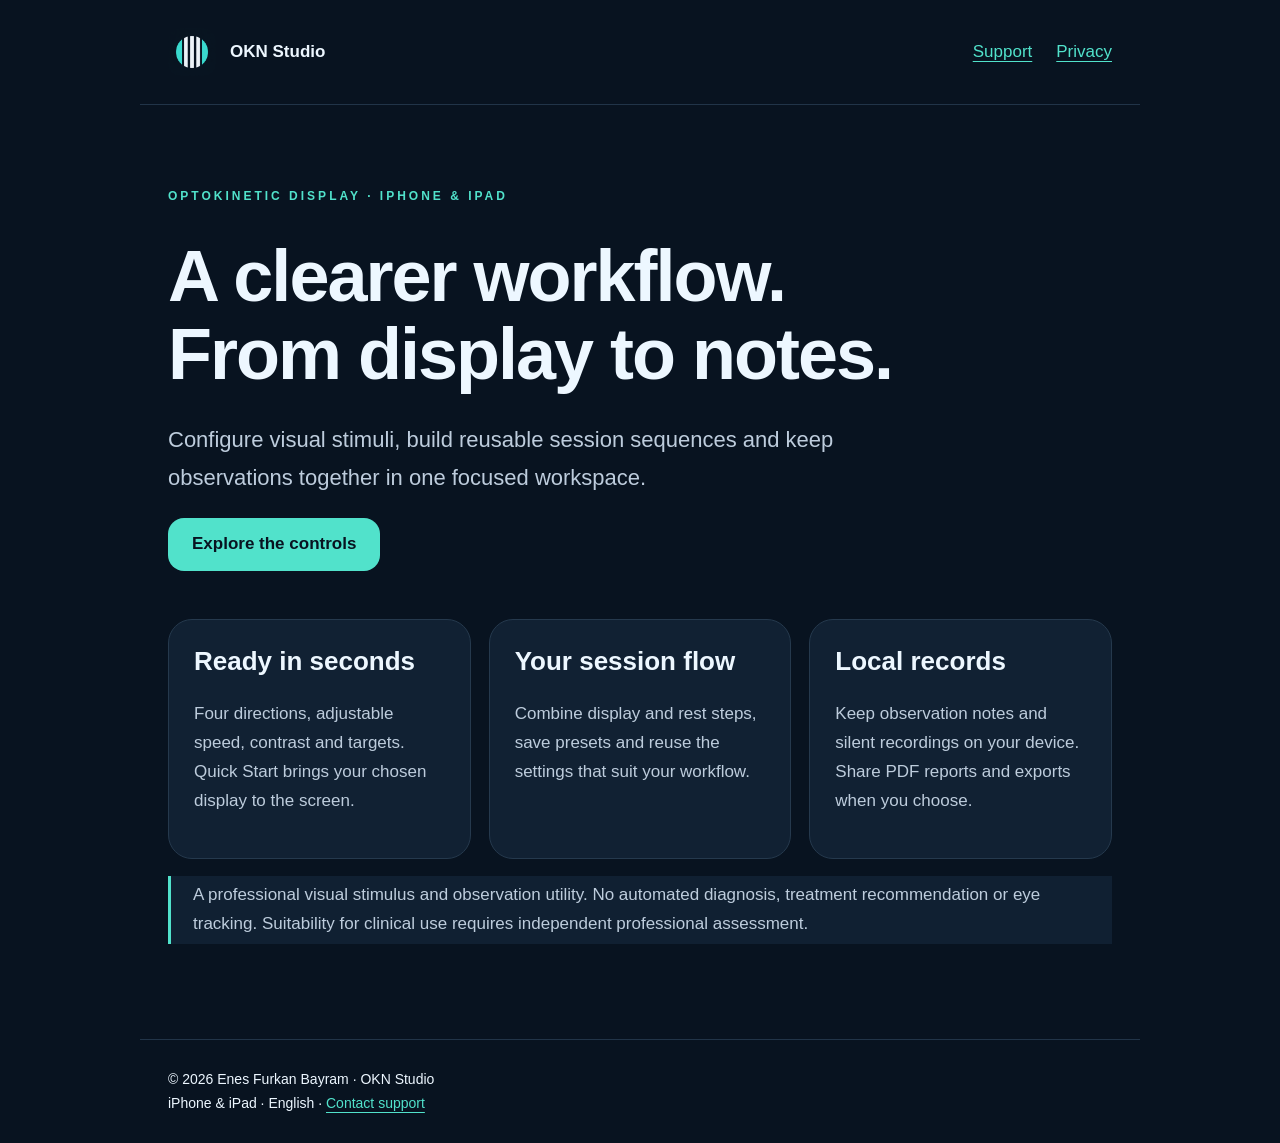
<file: index.html>
<!doctype html><html lang="en"><meta charset="utf-8"><meta name="viewport" content="width=device-width, initial-scale=1"><title>Visual stimulus tools | OKN Studio</title><meta name="description" content="OKN Studio optokinetic visual stimulus tools for iPhone and iPad. Official support and privacy information."><link rel="icon" href="icon.png"><link rel="stylesheet" href="style.css"><header><a class="brand" href="index.html"><img src="icon.png" alt="">OKN Studio</a><nav><a href="support.html">Support</a><a href="privacy-policy.html">Privacy</a></nav></header><main><section class="hero"><span class="eyebrow">Optokinetic display · iPhone &amp; iPad</span><h1>A clearer workflow.<br>From display to notes.</h1><p>Configure visual stimuli, build reusable session sequences and keep observations together in one focused workspace.</p><a class="button" href="support.html">Explore the controls</a></section><div class="cards"><section class="card"><h2>Ready in seconds</h2><p>Four directions, adjustable speed, contrast and targets. Quick Start brings your chosen display to the screen.</p></section><section class="card"><h2>Your session flow</h2><p>Combine display and rest steps, save presets and reuse the settings that suit your workflow.</p></section><section class="card"><h2>Local records</h2><p>Keep observation notes and silent recordings on your device. Share PDF reports and exports when you choose.</p></section></div><p class="note">A professional visual stimulus and observation utility. No automated diagnosis, treatment recommendation or eye tracking. Suitability for clinical use requires independent professional assessment.</p></main><footer>© 2026 Enes Furkan Bayram · OKN Studio<br>iPhone &amp; iPad · English · <a href="mailto:enfurbay@gmail.com">Contact support</a></footer></html>
</file>
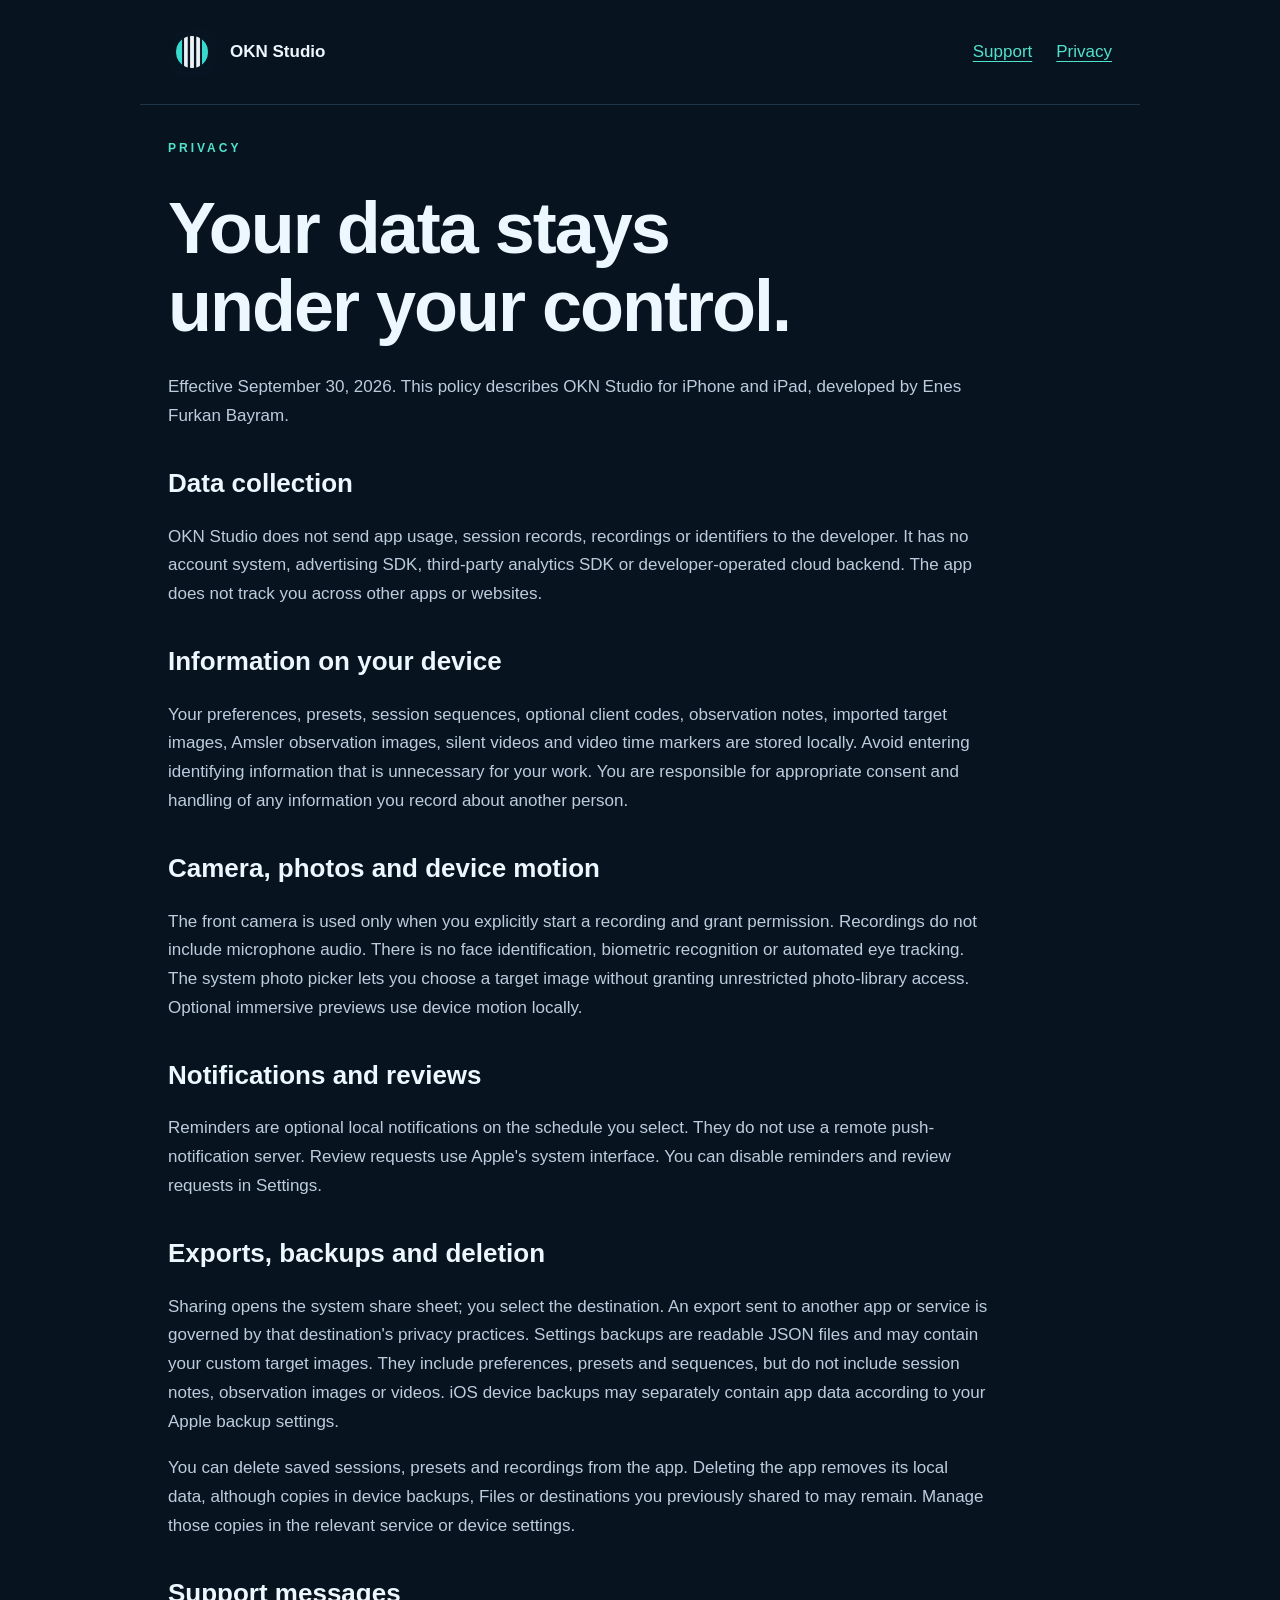
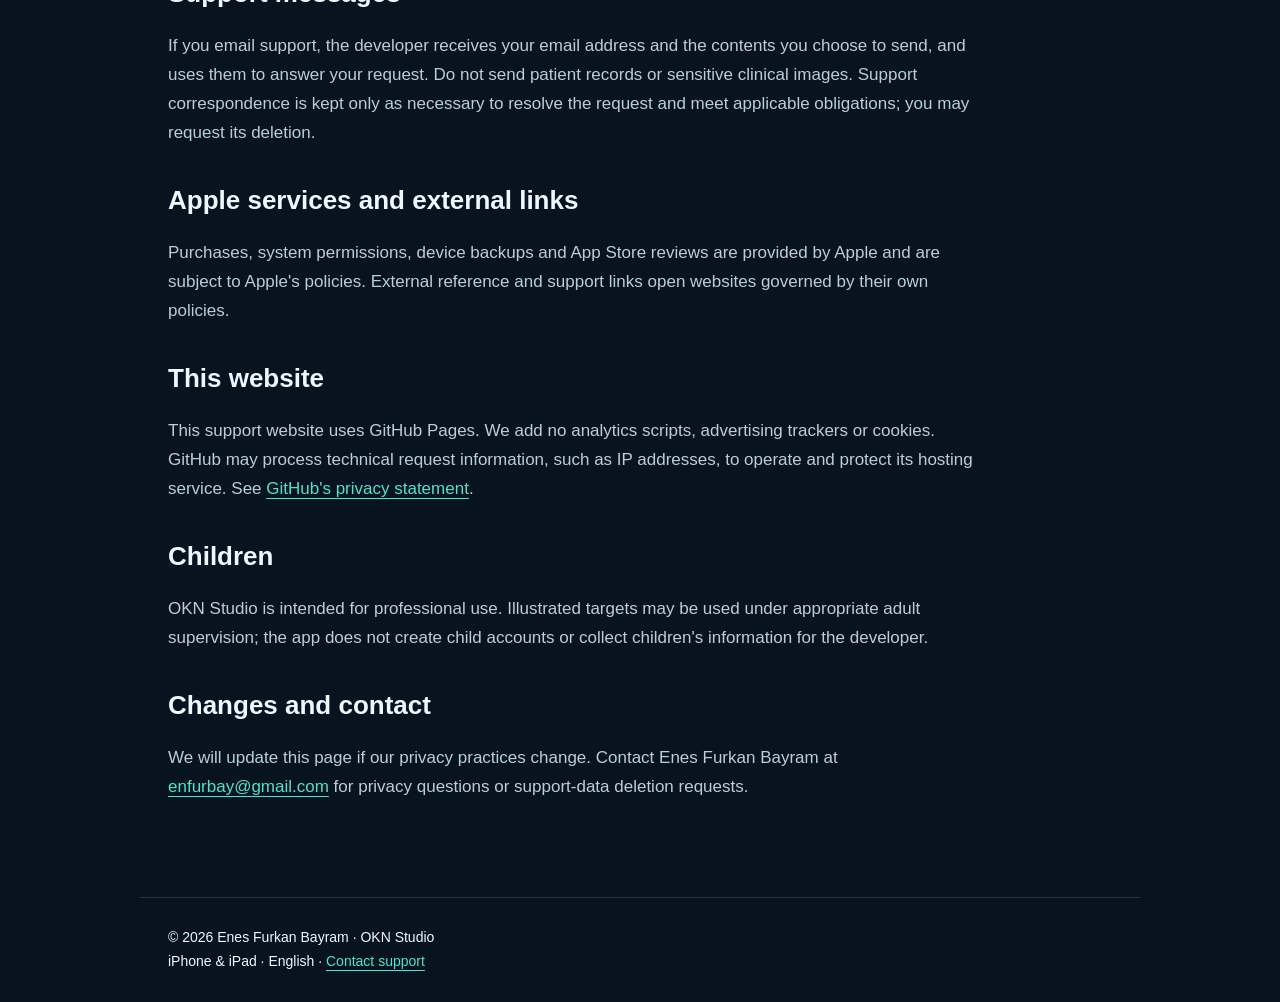
<file: privacy-policy.html>
<!doctype html><html lang="en"><meta charset="utf-8"><meta name="viewport" content="width=device-width, initial-scale=1"><title>Privacy policy | OKN Studio</title><meta name="description" content="OKN Studio optokinetic visual stimulus tools for iPhone and iPad. Official support and privacy information."><link rel="icon" href="icon.png"><link rel="stylesheet" href="style.css"><header><a class="brand" href="index.html"><img src="icon.png" alt="">OKN Studio</a><nav><a href="support.html">Support</a><a href="privacy-policy.html">Privacy</a></nav></header><main><article class="document"><span class="eyebrow">Privacy</span><h1>Your data stays<br>under your control.</h1><p>Effective September 30, 2026. This policy describes OKN Studio for iPhone and iPad, developed by Enes Furkan Bayram.</p><h2>Data collection</h2><p>OKN Studio does not send app usage, session records, recordings or identifiers to the developer. It has no account system, advertising SDK, third-party analytics SDK or developer-operated cloud backend. The app does not track you across other apps or websites.</p><h2>Information on your device</h2><p>Your preferences, presets, session sequences, optional client codes, observation notes, imported target images, Amsler observation images, silent videos and video time markers are stored locally. Avoid entering identifying information that is unnecessary for your work. You are responsible for appropriate consent and handling of any information you record about another person.</p><h2>Camera, photos and device motion</h2><p>The front camera is used only when you explicitly start a recording and grant permission. Recordings do not include microphone audio. There is no face identification, biometric recognition or automated eye tracking. The system photo picker lets you choose a target image without granting unrestricted photo-library access. Optional immersive previews use device motion locally.</p><h2>Notifications and reviews</h2><p>Reminders are optional local notifications on the schedule you select. They do not use a remote push-notification server. Review requests use Apple's system interface. You can disable reminders and review requests in Settings.</p><h2>Exports, backups and deletion</h2><p>Sharing opens the system share sheet; you select the destination. An export sent to another app or service is governed by that destination's privacy practices. Settings backups are readable JSON files and may contain your custom target images. They include preferences, presets and sequences, but do not include session notes, observation images or videos. iOS device backups may separately contain app data according to your Apple backup settings.</p><p>You can delete saved sessions, presets and recordings from the app. Deleting the app removes its local data, although copies in device backups, Files or destinations you previously shared to may remain. Manage those copies in the relevant service or device settings.</p><h2>Support messages</h2><p>If you email support, the developer receives your email address and the contents you choose to send, and uses them to answer your request. Do not send patient records or sensitive clinical images. Support correspondence is kept only as necessary to resolve the request and meet applicable obligations; you may request its deletion.</p><h2>Apple services and external links</h2><p>Purchases, system permissions, device backups and App Store reviews are provided by Apple and are subject to Apple's policies. External reference and support links open websites governed by their own policies.</p><h2>This website</h2><p>This support website uses GitHub Pages. We add no analytics scripts, advertising trackers or cookies. GitHub may process technical request information, such as IP addresses, to operate and protect its hosting service. See <a href="https://docs.github.com/en/site-policy/privacy-policies/github-general-privacy-statement">GitHub's privacy statement</a>.</p><h2>Children</h2><p>OKN Studio is intended for professional use. Illustrated targets may be used under appropriate adult supervision; the app does not create child accounts or collect children's information for the developer.</p><h2>Changes and contact</h2><p>We will update this page if our privacy practices change. Contact Enes Furkan Bayram at <a href="mailto:enfurbay@gmail.com?subject=OKN%20Studio%20privacy">enfurbay@gmail.com</a> for privacy questions or support-data deletion requests.</p></article></main><footer>© 2026 Enes Furkan Bayram · OKN Studio<br>iPhone &amp; iPad · English · <a href="mailto:enfurbay@gmail.com">Contact support</a></footer></html>
</file>
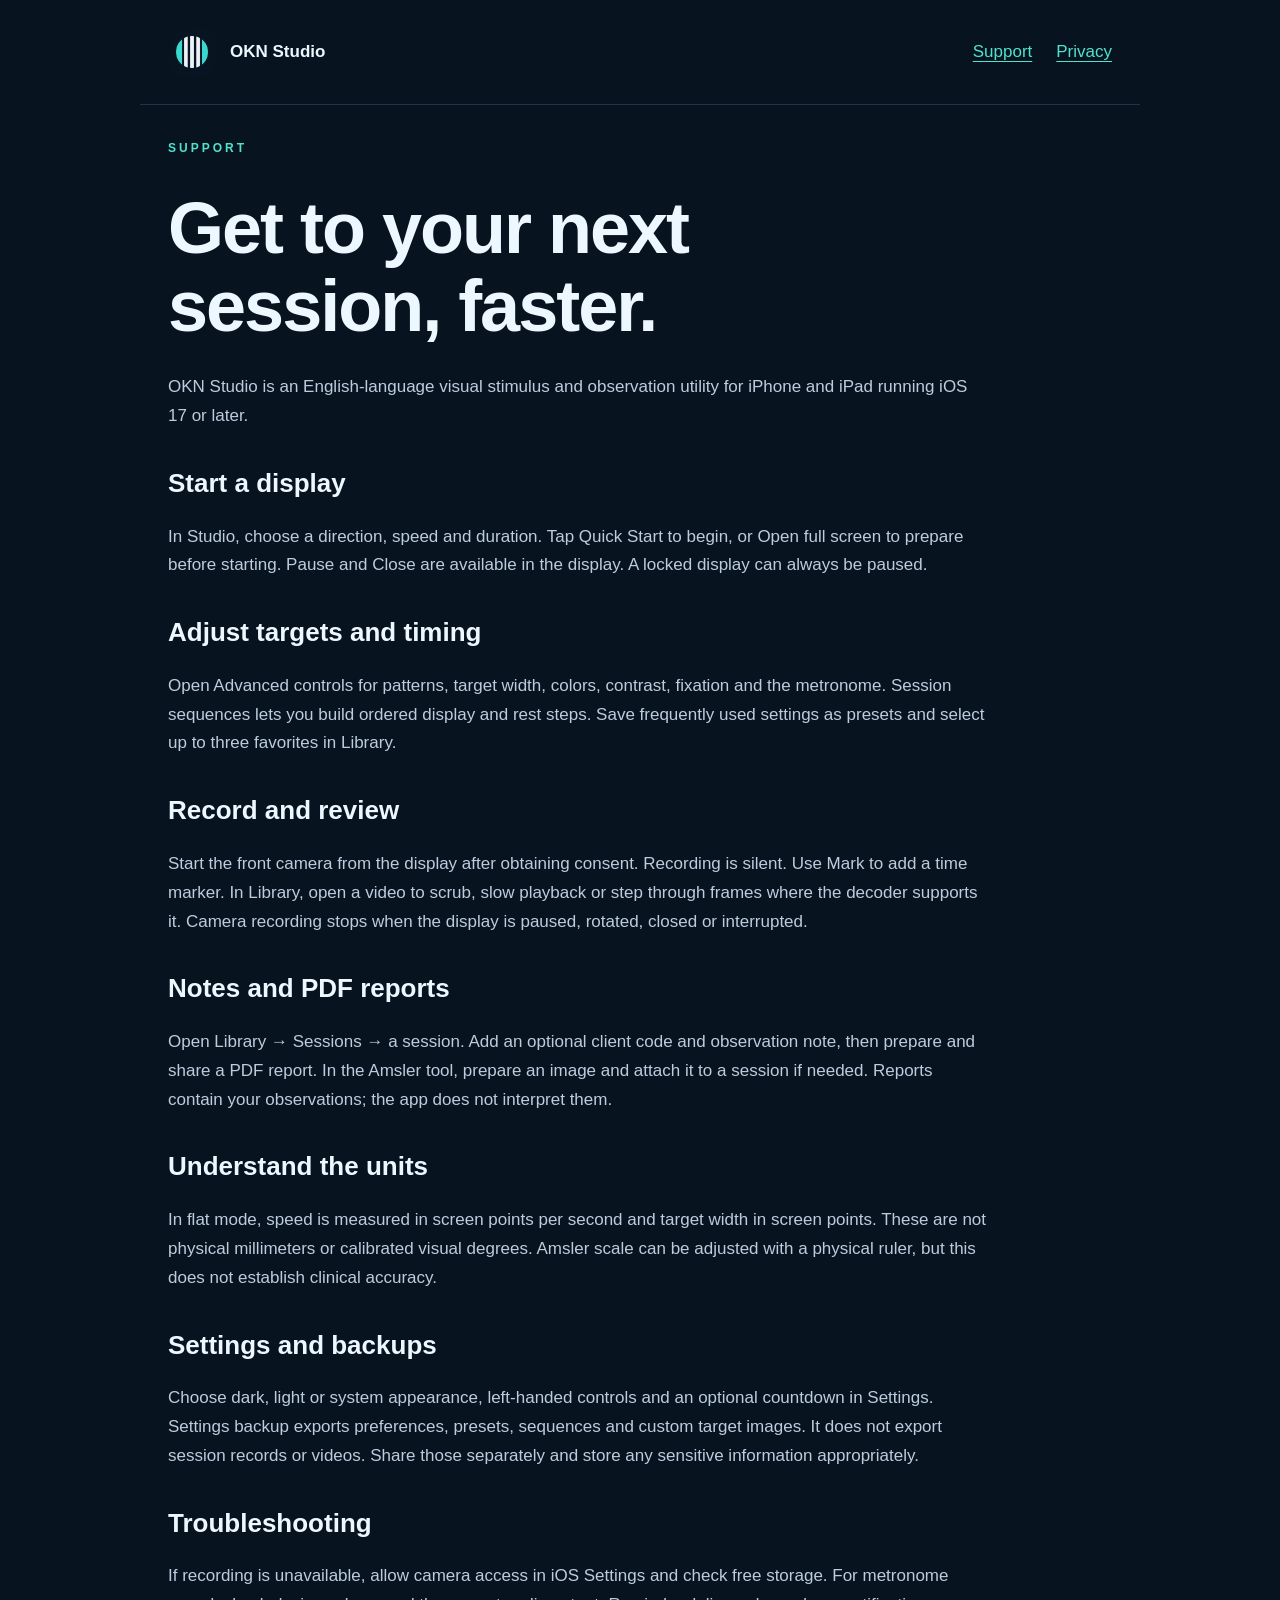
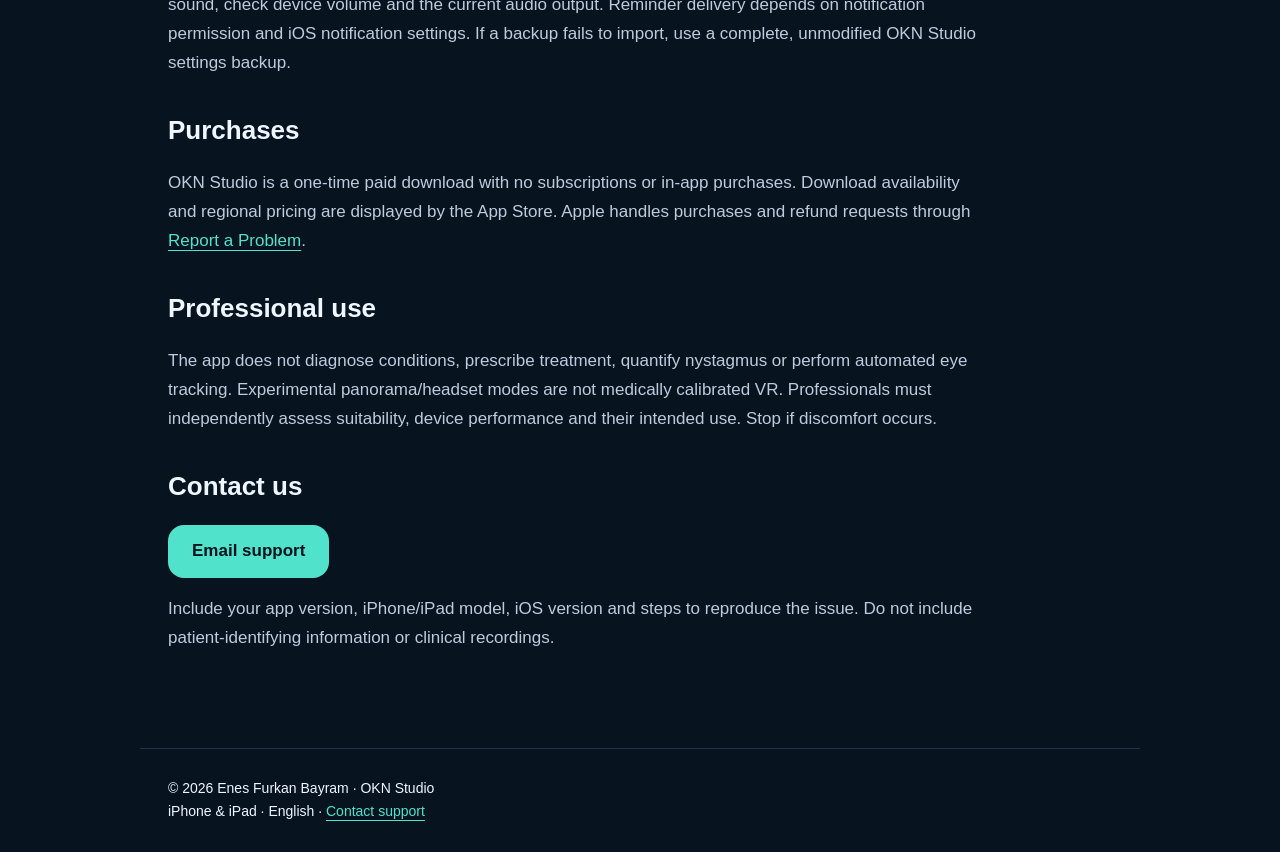
<file: support.html>
<!doctype html><html lang="en"><meta charset="utf-8"><meta name="viewport" content="width=device-width, initial-scale=1"><title>Support | OKN Studio</title><meta name="description" content="OKN Studio optokinetic visual stimulus tools for iPhone and iPad. Official support and privacy information."><link rel="icon" href="icon.png"><link rel="stylesheet" href="style.css"><header><a class="brand" href="index.html"><img src="icon.png" alt="">OKN Studio</a><nav><a href="support.html">Support</a><a href="privacy-policy.html">Privacy</a></nav></header><main><article class="document"><span class="eyebrow">Support</span><h1>Get to your next<br>session, faster.</h1><p>OKN Studio is an English-language visual stimulus and observation utility for iPhone and iPad running iOS 17 or later.</p><h2>Start a display</h2><p>In Studio, choose a direction, speed and duration. Tap Quick Start to begin, or Open full screen to prepare before starting. Pause and Close are available in the display. A locked display can always be paused.</p><h2>Adjust targets and timing</h2><p>Open Advanced controls for patterns, target width, colors, contrast, fixation and the metronome. Session sequences lets you build ordered display and rest steps. Save frequently used settings as presets and select up to three favorites in Library.</p><h2>Record and review</h2><p>Start the front camera from the display after obtaining consent. Recording is silent. Use Mark to add a time marker. In Library, open a video to scrub, slow playback or step through frames where the decoder supports it. Camera recording stops when the display is paused, rotated, closed or interrupted.</p><h2>Notes and PDF reports</h2><p>Open Library → Sessions → a session. Add an optional client code and observation note, then prepare and share a PDF report. In the Amsler tool, prepare an image and attach it to a session if needed. Reports contain your observations; the app does not interpret them.</p><h2>Understand the units</h2><p>In flat mode, speed is measured in screen points per second and target width in screen points. These are not physical millimeters or calibrated visual degrees. Amsler scale can be adjusted with a physical ruler, but this does not establish clinical accuracy.</p><h2>Settings and backups</h2><p>Choose dark, light or system appearance, left-handed controls and an optional countdown in Settings. Settings backup exports preferences, presets, sequences and custom target images. It does not export session records or videos. Share those separately and store any sensitive information appropriately.</p><h2>Troubleshooting</h2><p>If recording is unavailable, allow camera access in iOS Settings and check free storage. For metronome sound, check device volume and the current audio output. Reminder delivery depends on notification permission and iOS notification settings. If a backup fails to import, use a complete, unmodified OKN Studio settings backup.</p><h2>Purchases</h2><p>OKN Studio is a one-time paid download with no subscriptions or in-app purchases. Download availability and regional pricing are displayed by the App Store. Apple handles purchases and refund requests through <a href="https://reportaproblem.apple.com/">Report a Problem</a>.</p><h2>Professional use</h2><p>The app does not diagnose conditions, prescribe treatment, quantify nystagmus or perform automated eye tracking. Experimental panorama/headset modes are not medically calibrated VR. Professionals must independently assess suitability, device performance and their intended use. Stop if discomfort occurs.</p><h2>Contact us</h2><p><a class="button" href="mailto:enfurbay@gmail.com?subject=OKN%20Studio%20support">Email support</a></p><p>Include your app version, iPhone/iPad model, iOS version and steps to reproduce the issue. Do not include patient-identifying information or clinical recordings.</p></article></main><footer>© 2026 Enes Furkan Bayram · OKN Studio<br>iPhone &amp; iPad · English · <a href="mailto:enfurbay@gmail.com">Contact support</a></footer></html>
</file>
<file: style.css>
*{box-sizing:border-box}body{margin:0;background:#081320;color:#edf7ff;font:17px/1.7 -apple-system,BlinkMacSystemFont,"Segoe UI",sans-serif}a{color:#51e2cb;text-underline-offset:4px}header,main,footer{max-width:1000px;margin:auto;padding:28px}header{display:flex;align-items:center;justify-content:space-between;gap:24px;border-bottom:1px solid #213448}nav{display:flex;gap:24px;flex-wrap:wrap}.brand{display:flex;align-items:center;gap:14px;color:inherit;text-decoration:none;font-weight:700}.brand img{width:48px;height:48px;border-radius:12px}h1{font-size:clamp(38px,6vw,72px);line-height:1.08;letter-spacing:-2px;margin:28px 0}h2{line-height:1.3;font-size:26px;margin-top:36px}p,li{color:#bdccdc}.eyebrow{color:#51e2cb;letter-spacing:3px;font-size:12px;font-weight:700;text-transform:uppercase}.hero{padding:48px 0}.hero p{font-size:22px;max-width:740px}.cards{display:grid;grid-template-columns:repeat(auto-fit,minmax(240px,1fr));gap:18px}.card{padding:25px;background:#112133;border:1px solid #25394d;border-radius:24px}.card h2{margin-top:0}.button{display:inline-block;background:#51e2cb;color:#081320;padding:12px 24px;border-radius:16px;text-decoration:none;font-weight:700}.note{border-left:3px solid #51e2cb;padding:5px 22px;background:#102032}footer{border-top:1px solid #213448;font-size:14px;margin-top:50px}.document{max-width:820px}
</file>
